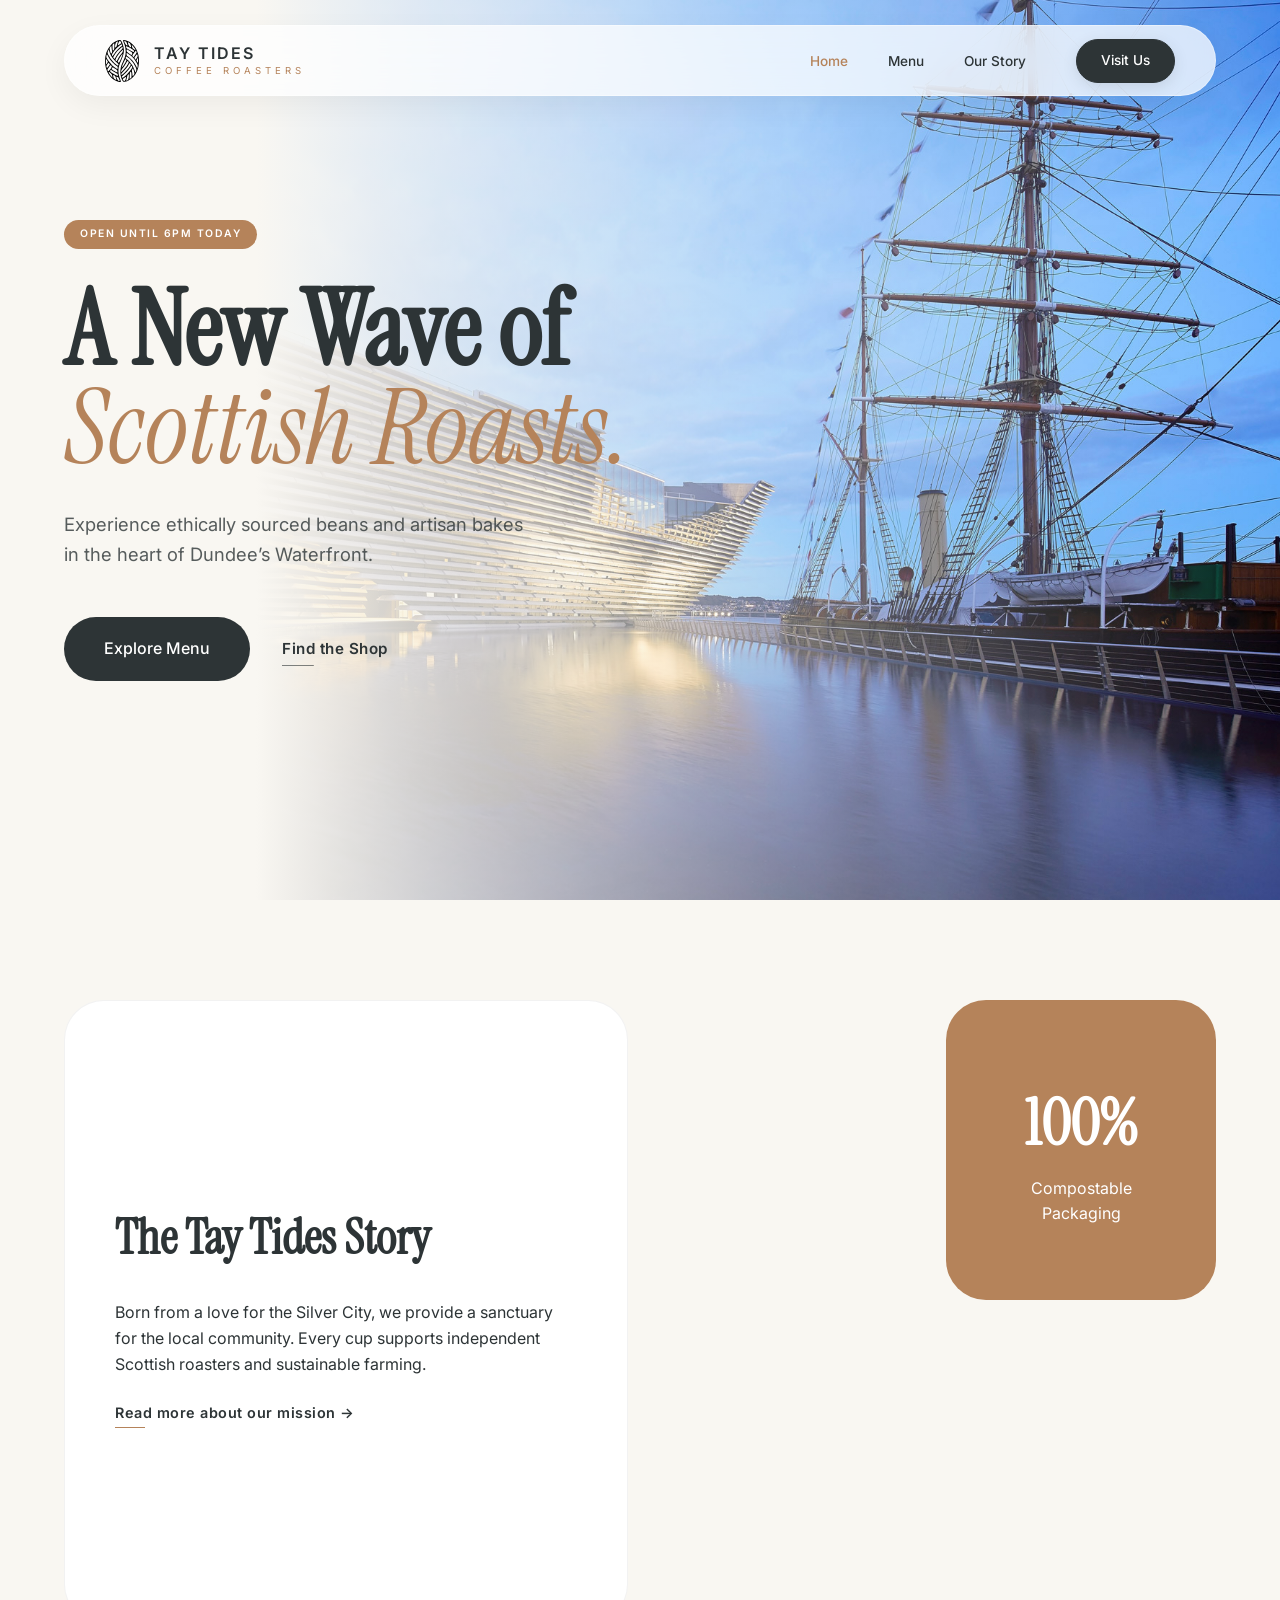
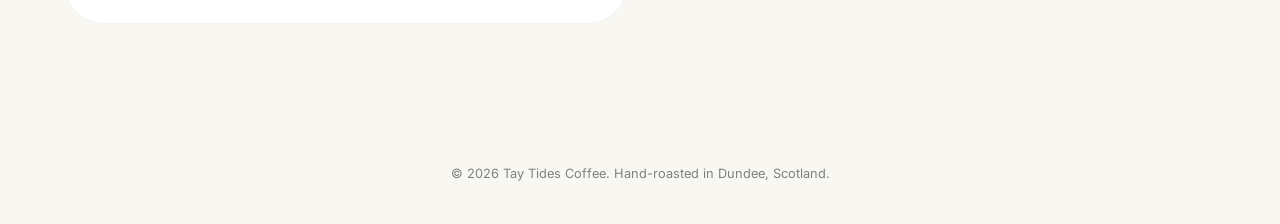
<file: index.html>
<!DOCTYPE html>
<html lang="en-GB">
<head>
    <meta charset="UTF-8">
    <meta name="viewport" content="width=device-width, initial-scale=1.0">
    <title>Tay Tides | Artisan Coffee Dundee</title>
    <link rel="stylesheet" href="css/style.css">
    <link href="https://fonts.googleapis.com/css2?family=Instrument+Serif:ital@0;1&family=Inter:wght@300;500;600&display=swap" rel="stylesheet">
    <link rel="icon" type="image/png" href="images/favicon-96x96.png" sizes="96x96" />
    <link rel="icon" type="image/svg+xml" href="images/favicon.svg" />
    <link rel="shortcut icon" href="images/favicon.ico" />
    <link rel="apple-touch-icon" sizes="180x180" href="images/apple-touch-icon.png" />
    <meta name="apple-mobile-web-app-title" content="MyWebSite" />
    <link rel="manifest" href="site.webmanifest" />
</head>
<body>

    <nav class="glass-nav">
        
        <div class="logo-wrapper">
            <img src="images/cafelogo.svg" alt="Tay Tides Logo" class="logo-img">
        <div class="logo-text">
                TAY TIDES
                <small>COFFEE ROASTERS</small>
            </div>
        </div>
        
        <ul class="nav-links" id="nav-menu">
            <li><a href="index.html" class="active" >Home</a></li>
            <li><a href="pages/menu.html">Menu</a></li>
            <li><a href="pages/story.html">Our Story</a></li>
            <li><a href="pages/findus.html" class="btn-primary">Visit Us</a></li>
        </ul>

        <button class="menu-toggle" id="mobile-toggle" aria-label="Open Menu">
            <span class="bar"></span>
            <span class="bar"></span>
        </button>

    </nav>

    <main>
        <section id="home" class="hero">
            <div class="hero-container">
                <div class="hero-content">
                    <span class="badge">Open until 6pm today</span>
                    <h1>A New Wave of <br><em>Scottish Roasts.</em></h1>
                    <p>Experience ethically sourced beans and artisan bakes <br>in the heart of Dundee’s Waterfront.</p>
                    <div class="cta-group">
                        <a href="pages/menu.html" class="btn-main">Explore Menu</a>
                        <a href="pages/findus.html" class="btn-secondary">Find the Shop</a>
                    </div>
                </div>
            </div>
        </section>

        <section id="story" class="bento-grid">
            <div class="grid-item large-card glass">
                <h2>The Tay Tides Story</h2>
                <p>Born from a love for the Silver City, we provide a sanctuary for the local community. Every cup supports independent Scottish roasters and sustainable farming.</p>
                <a href="pages/story.html" class="inline-link">Read more about our mission →</a>
            </div>
            <div class="grid-item image-card-1"></div>
            <div class="grid-item stats-card">
                <h3>100%</h3>
                <p>Compostable Packaging</p>
            </div>
            <div class="grid-item image-card-2"></div>
        </section>
    </main>

    <footer class="site-footer">
        <p>&copy; 2026 Tay Tides Coffee. Hand-roasted in Dundee, Scotland.</p>
    </footer>

    <script src="js/script.js" defer></script>
</body>
</html>
</file>
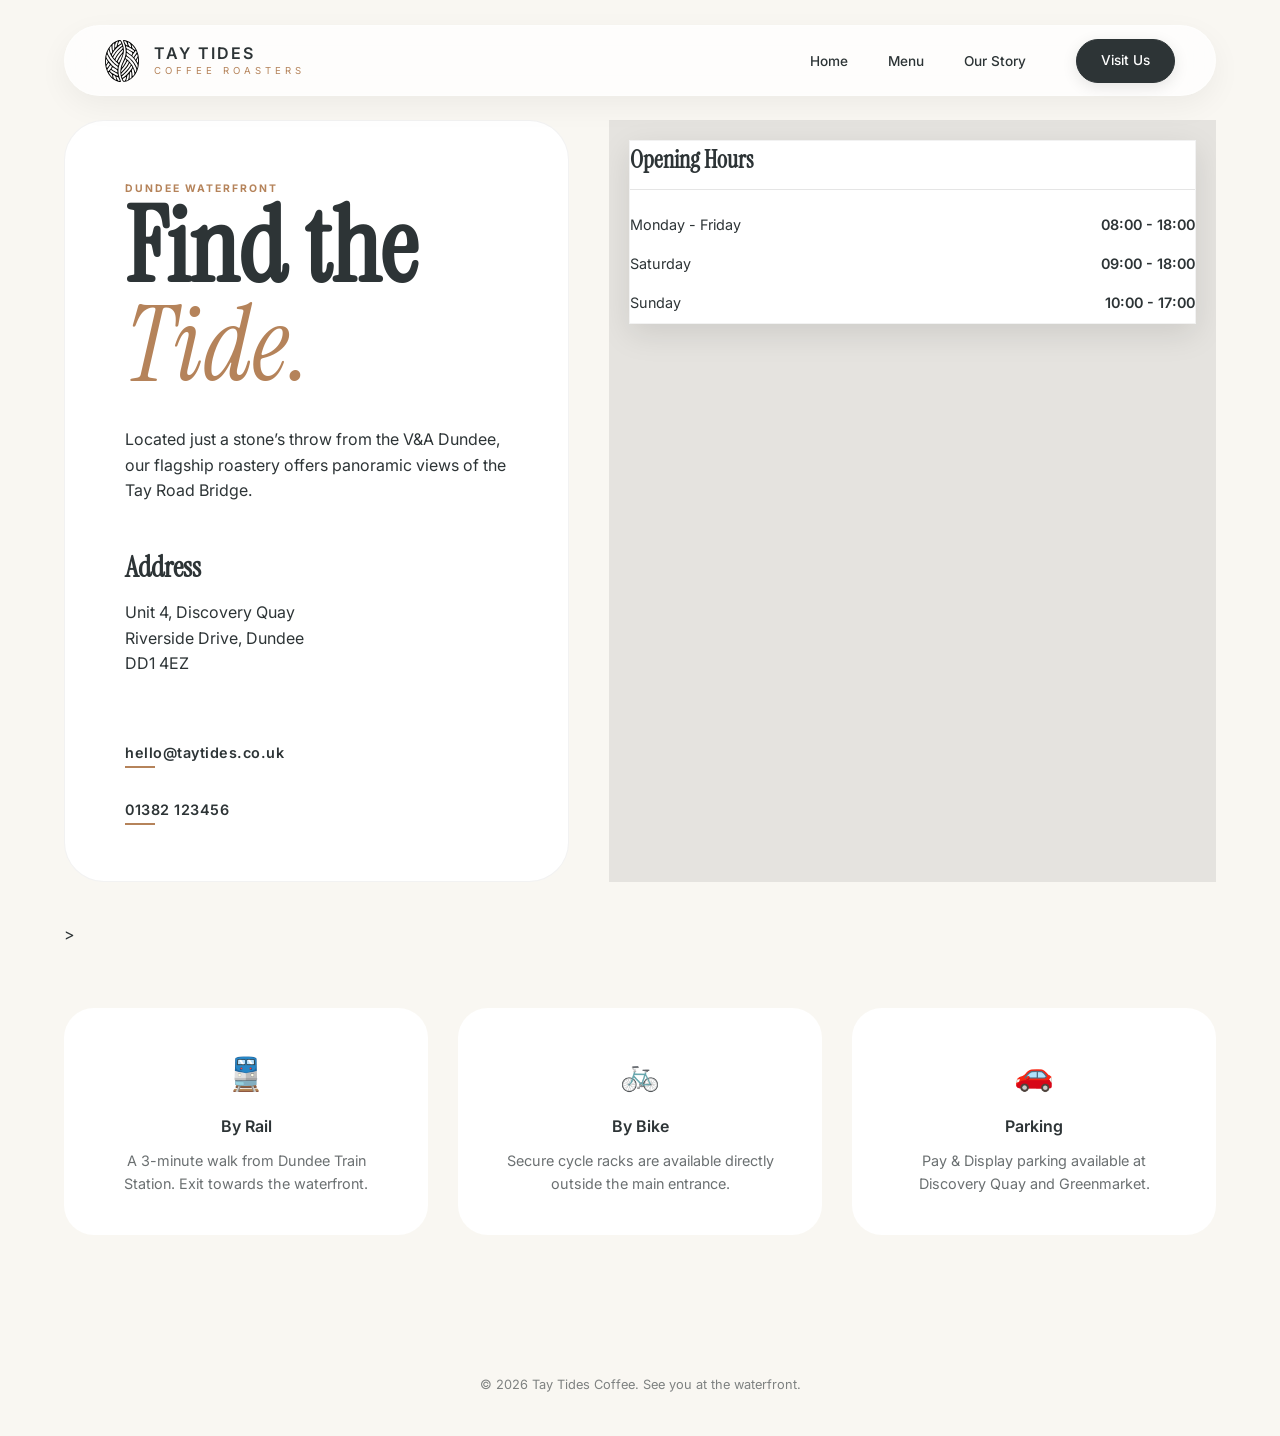
<file: pages/findus.html>
<!DOCTYPE html>
<html lang="en-GB">
<head>
    <meta charset="UTF-8">
    <meta name="viewport" content="width=device-width, initial-scale=1.0">
    <title>Visit Us | Tay Tides Coffee</title>
    <link rel="stylesheet" href="../css/style.css">
    <link href="https://fonts.googleapis.com/css2?family=Instrument+Serif:ital@0;1&family=Inter:wght@300;500;600&display=swap" rel="stylesheet">
    <link rel="icon" type="image/png" href="../images/favicon-96x96.png" sizes="96x96" />
    <link rel="icon" type="image/svg+xml" href="../images/favicon.svg" />
    <link rel="shortcut icon" href="../images/favicon.ico" />
    <link rel="apple-touch-icon" sizes="180x180" href="/apple-touch-icon.png" />
    <meta name="apple-mobile-web-app-title" content="MyWebSite" />
    <link rel="manifest" href="../site.webmanifest" />
</head>
<body class="find-page">

    <nav class="glass-nav">
        
        <div class="logo-wrapper">
            <img src="../images/cafelogo.svg" alt="Tay Tides Logo" class="logo-img">
        <div class="logo-text">
                TAY TIDES
                <small>COFFEE ROASTERS</small>
            </div>
        </div>

        <ul class="nav-links" id="nav-menu">
            <li><a href="../index.html">Home</a></li>
            <li><a href="menu.html">Menu</a></li>
            <li><a href="story.html">Our Story</a></li>
            <li><a href="findus.html" class="btn-primary">Visit Us</a></li>
        </ul>

    <button class="menu-toggle" id="mobile-toggle" aria-label="Open Menu">
        <span class="bar"></span>
        <span class="bar"></span>
    </button>

    </nav>

    <main class="find-container">
        <section class="location-hero">
            <div class="info-panel glass">
                <span class="category-tag">Dundee Waterfront</span>
                <h1>Find the <em>Tide.</em></h1>
                <p>Located just a stone’s throw from the V&A Dundee, our flagship roastery offers panoramic views of the Tay Road Bridge.</p>
                
                <div class="address-block">
                    <h3>Address</h3>
                    <p>Unit 4, Discovery Quay<br>Riverside Drive, Dundee<br>DD1 4EZ</p>
                </div>

                <div class="contact-links">
                    <a href="mailto:hello@taytides.co.uk" class="inline-link">hello@taytides.co.uk</a>
                    <a href="tel:01382123456" class="inline-link">01382 123456</a>
                </div>
            </div>
            
            <div class="location-visual">
                <div class="map-container">
                    <iframe 
                        src="https://www.google.com/maps/embed?pb=!1m18!1m12!1m3!1d2222.956637654874!2d-2.9715505!3d56.45657!2m3!1f0!2f0!3f0!3m2!1i1024!2i768!4f13.1!3m3!1m2!1s0x48865c9284347783%3A0x633465377f0607c6!2sV%26A%20Dundee!5e0!3m2!1sen!2suk!4v1710000000000" 
                        width="100%" 
                        height="100%" 
                        style="border:0;" 
                        allowfullscreen="" 
                        loading="lazy" 
                        referrerpolicy="no-referrer-when-downgrade">
                    </iframe>
                </div>

                <div class="hours-card glass">
                    <h3>Opening Hours</h3>
                    <table class="hours-table">
                        <tr><td>Monday - Friday</td><td>08:00 - 18:00</td></tr>
                        <tr><td>Saturday</td><td>09:00 - 18:00</td></tr>
                        <tr><td>Sunday</td><td>10:00 - 17:00</td></tr>
                    </table>
                </div>
            </div>>
        </section>

        <section class="directions-grid">
            <div class="dir-item">
                <span class="icon">🚆</span>
                <h4>By Rail</h4>
                <p>A 3-minute walk from Dundee Train Station. Exit towards the waterfront.</p>
            </div>
            <div class="dir-item">
                <span class="icon">🚲</span>
                <h4>By Bike</h4>
                <p>Secure cycle racks are available directly outside the main entrance.</p>
            </div>
            <div class="dir-item">
                <span class="icon">🚗</span>
                <h4>Parking</h4>
                <p>Pay & Display parking available at Discovery Quay and Greenmarket.</p>
            </div>
        </section>
    </main>

    <footer class="site-footer">
        <p>&copy; 2026 Tay Tides Coffee. See you at the waterfront.</p>
    </footer>
    <script src="../js/script.js" defer></script>
</body>
</html>
</file>
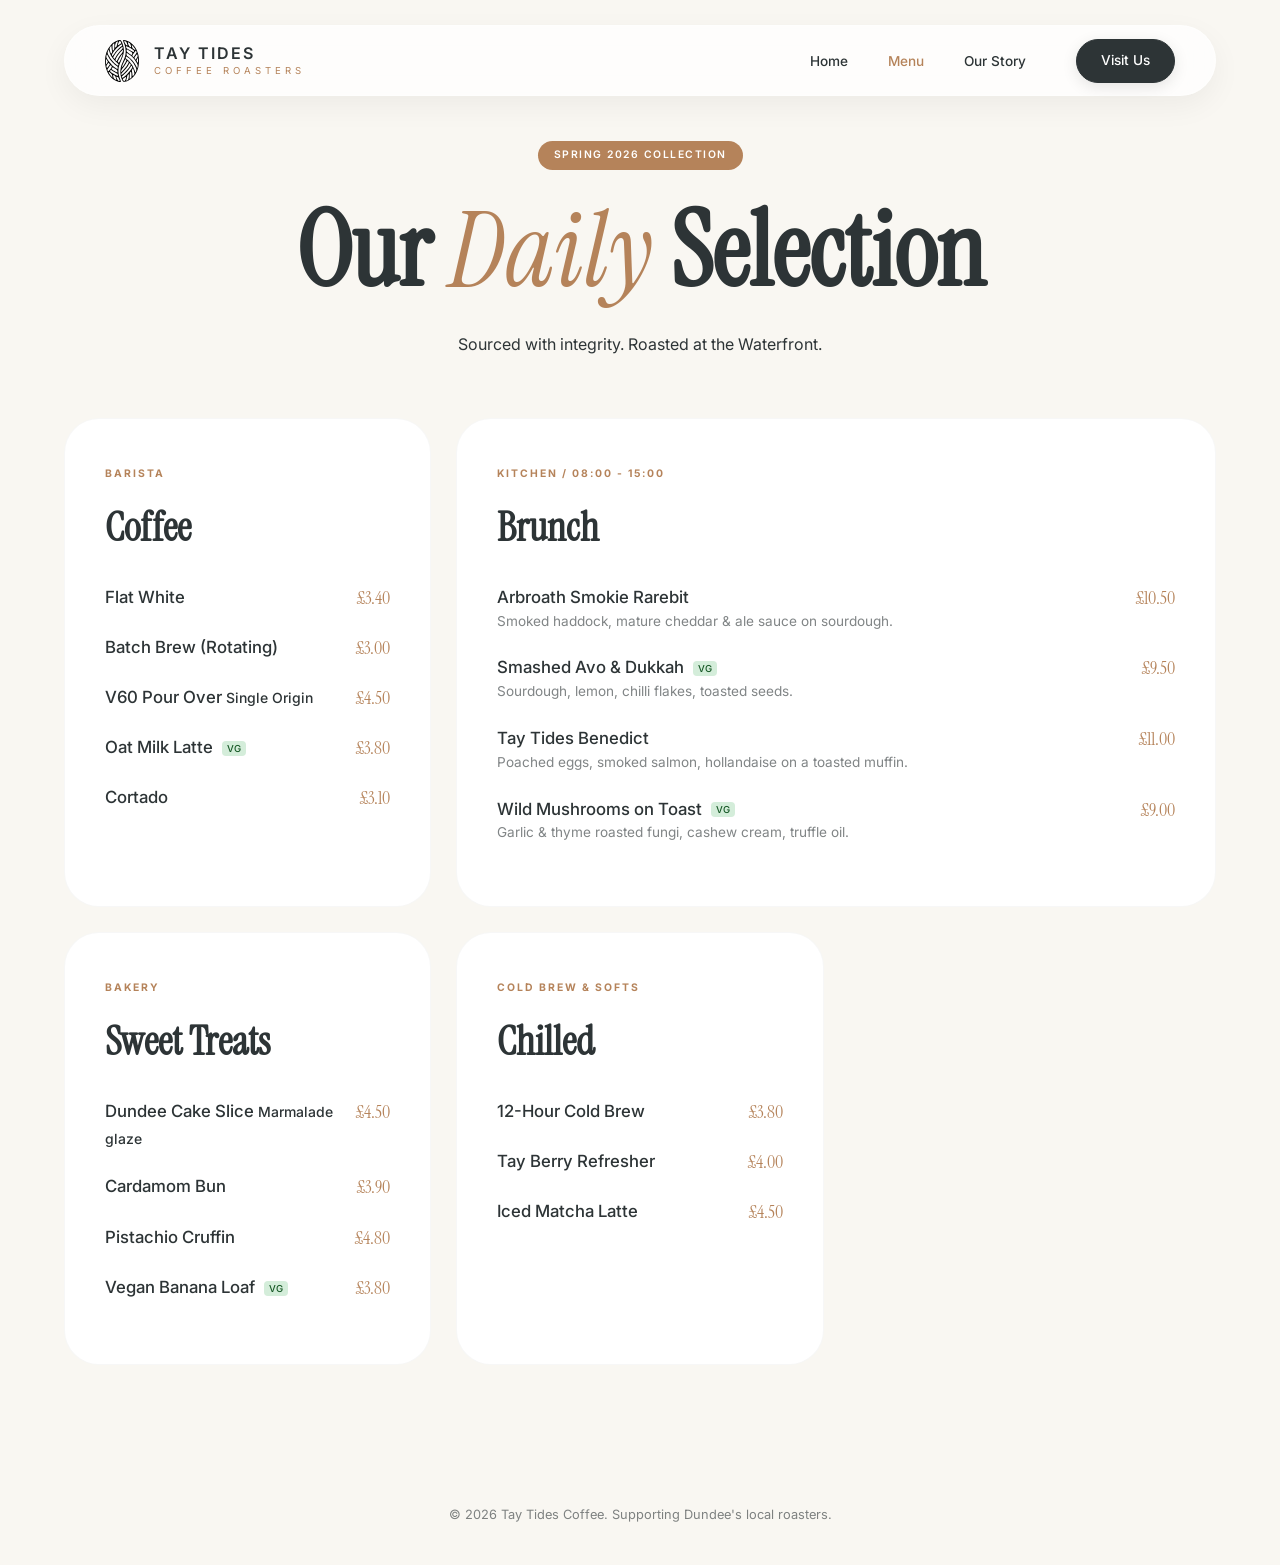
<file: pages/menu.html>
<!DOCTYPE html>
<html lang="en-GB">
<head>
    <meta charset="UTF-8">
    <meta name="viewport" content="width=device-width, initial-scale=1.0">
    <title>Menu | Tay Tides Coffee Roasters</title>
    <link rel="stylesheet" href="../css/style.css">
    <link href="https://fonts.googleapis.com/css2?family=Instrument+Serif:ital@0;1&family=Inter:wght@300;500;600&display=swap" rel="stylesheet">
    <link rel="icon" type="image/png" href="../images/favicon-96x96.png" sizes="96x96" />
    <link rel="icon" type="image/svg+xml" href="../images/favicon.svg" />
    <link rel="shortcut icon" href="../images/favicon.ico" />
    <link rel="apple-touch-icon" sizes="180x180" href="/apple-touch-icon.png" />
    <meta name="apple-mobile-web-app-title" content="MyWebSite" />
    <link rel="manifest" href="../site.webmanifest" />
</head>
<body class="menu-page">

    <nav class="glass-nav">
        <div class="logo-wrapper">
            <img src="../images/cafelogo.svg" alt="Tay Tides Logo" class="logo-img">
        <div class="logo-text">
                TAY TIDES
                <small>COFFEE ROASTERS</small>
            </div>
        </div>
        <ul class="nav-links"id="nav-menu">
            <li><a href="../index.html">Home</a></li>
            <li><a href="menu.html" class="active">Menu</a></li>
            <li><a href="story.html">Our Story</a></li>
            <li><a href="findus.html" class="btn-primary">Visit Us</a></li>
        </ul>
    
    <button class="menu-toggle" id="mobile-toggle" aria-label="Open Menu">
        <span class="bar"></span>
        <span class="bar"></span>
    </button>
   
    </nav>

    <header class="menu-header">
        <span class="badge">Spring 2026 Collection</span>
        <h1>Our <em>Daily</em> Selection</h1>
        <p>Sourced with integrity. Roasted at the Waterfront.</p>
    </header>

    <main class="menu-grid">
        
        <div class="menu-card glass">
            <span class="category-tag">Barista</span>
            <h2>Coffee</h2>
            <div class="menu-item">
                <span class="item-name">Flat White</span>
                <span class="item-price">£3.40</span>
            </div>
            <div class="menu-item">
                <span class="item-name">Batch Brew (Rotating)</span>
                <span class="item-price">£3.00</span>
            </div>
            <div class="menu-item">
                <span class="item-name">V60 Pour Over <small>Single Origin</small></span>
                <span class="item-price">£4.50</span>
            </div>
            <div class="menu-item">
                <span class="item-name">Oat Milk Latte <span class="dietary vg">VG</span></span>
                <span class="item-price">£3.80</span>
            </div>
            <div class="menu-item">
                <span class="item-name">Cortado</span>
                <span class="item-price">£3.10</span>
            </div>
        </div>

        <div class="menu-card glass featured">
            <span class="category-tag">Kitchen / 08:00 - 15:00</span>
            <h2>Brunch</h2>
            
            <div class="menu-item">
                <div class="item-info">
                    <span class="item-name">Arbroath Smokie Rarebit</span>
                    <p>Smoked haddock, mature cheddar & ale sauce on sourdough.</p>
                </div>
                <span class="item-price">£10.50</span>
            </div>

            <div class="menu-item">
                <div class="item-info">
                    <span class="item-name">Smashed Avo & Dukkah <span class="dietary vg">VG</span></span>
                    <p>Sourdough, lemon, chilli flakes, toasted seeds.</p>
                </div>
                <span class="item-price">£9.50</span>
            </div>

            <div class="menu-item">
                <div class="item-info">
                    <span class="item-name">Tay Tides Benedict</span>
                    <p>Poached eggs, smoked salmon, hollandaise on a toasted muffin.</p>
                </div>
                <span class="item-price">£11.00</span>
            </div>

            <div class="menu-item">
                <div class="item-info">
                    <span class="item-name">Wild Mushrooms on Toast <span class="dietary vg">VG</span></span>
                    <p>Garlic & thyme roasted fungi, cashew cream, truffle oil.</p>
                </div>
                <span class="item-price">£9.00</span>
            </div>
        </div>

        <div class="menu-card glass">
            <span class="category-tag">Bakery</span>
            <h2>Sweet Treats</h2>
            <div class="menu-item">
                <span class="item-name">Dundee Cake Slice <small>Marmalade glaze</small></span>
                <span class="item-price">£4.50</span>
            </div>
            <div class="menu-item">
                <span class="item-name">Cardamom Bun</span>
                <span class="item-price">£3.90</span>
            </div>
            <div class="menu-item">
                <span class="item-name">Pistachio Cruffin</span>
                <span class="item-price">£4.80</span>
            </div>
            <div class="menu-item">
                <span class="item-name">Vegan Banana Loaf <span class="dietary vg">VG</span></span>
                <span class="item-price">£3.80</span>
            </div>
        </div>

        <div class="menu-card glass">
            <span class="category-tag">Cold Brew & Softs</span>
            <h2>Chilled</h2>
            <div class="menu-item">
                <span class="item-name">12-Hour Cold Brew</span>
                <span class="item-price">£3.80</span>
            </div>
            <div class="menu-item">
                <span class="item-name">Tay Berry Refresher</span>
                <span class="item-price">£4.00</span>
            </div>
            <div class="menu-item">
                <span class="item-name">Iced Matcha Latte</span>
                <span class="item-price">£4.50</span>
            </div>
        </div>

    </main>

    <footer class="site-footer">
        <p>&copy; 2026 Tay Tides Coffee. Supporting Dundee's local roasters.</p>
    </footer>

    <script src="../js/script.js" defer></script>
</body>
</html>
</file>
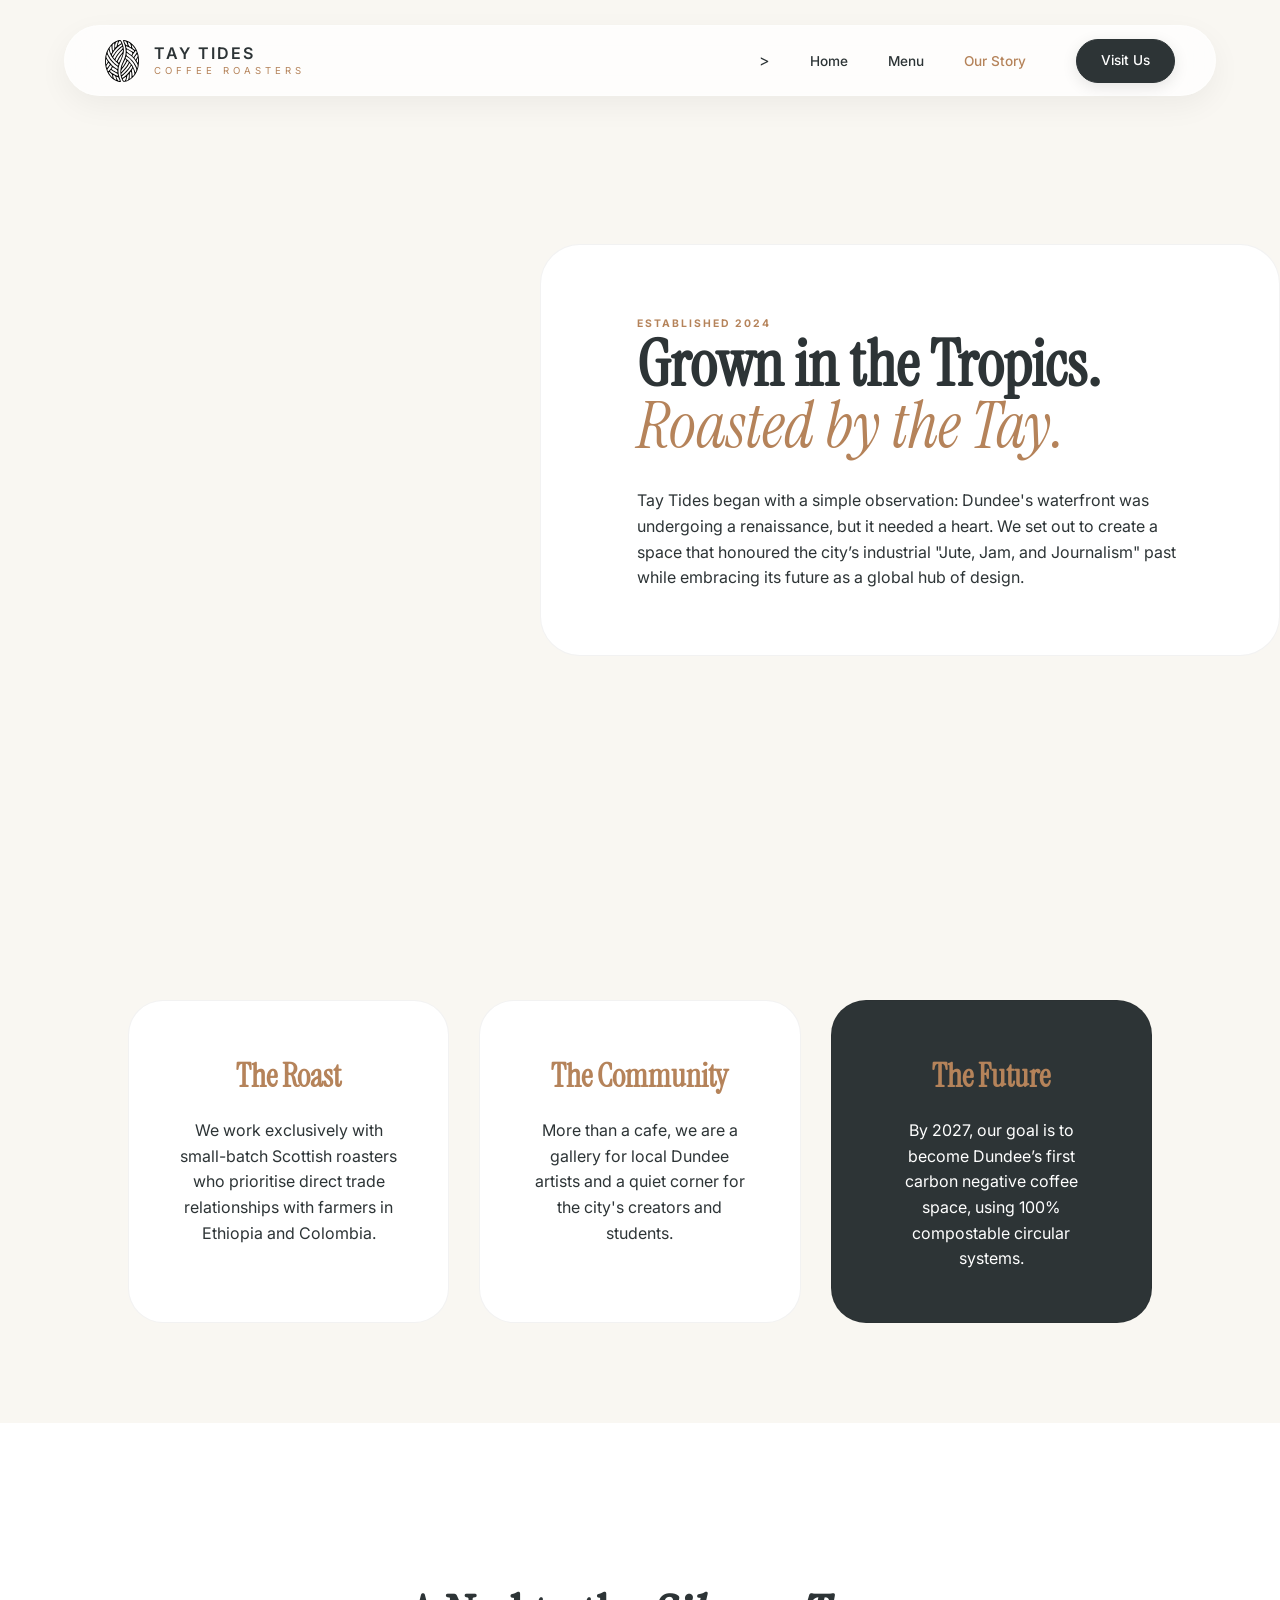
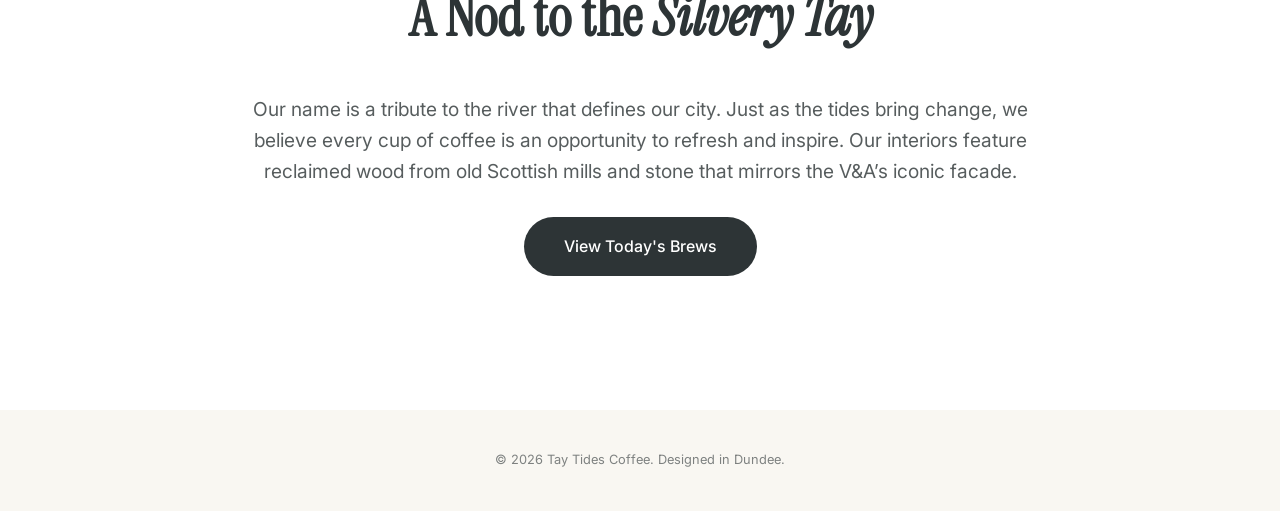
<file: pages/story.html>
<!DOCTYPE html>
<html lang="en-GB">
<head>
    <meta charset="UTF-8">
    <meta name="viewport" content="width=device-width, initial-scale=1.0">
    <title>Our Story | Tay Tides Coffee</title>
    <link rel="stylesheet" href="../css/style.css">
    <link href="https://fonts.googleapis.com/css2?family=Instrument+Serif:ital@0;1&family=Inter:wght@300;500;600&display=swap" rel="stylesheet">
    <link rel="icon" type="image/png" href="../images/favicon-96x96.png" sizes="96x96" />
    <link rel="icon" type="image/svg+xml" href="../images/favicon.svg" />
    <link rel="shortcut icon" href="../images/favicon.ico" />
    <link rel="apple-touch-icon" sizes="180x180" href="/apple-touch-icon.png" />
    <meta name="apple-mobile-web-app-title" content="MyWebSite" />
    <link rel="manifest" href="../site.webmanifest" />
</head>
<body class="story-page">

    <nav class="glass-nav">

        <div class="logo-wrapper">
            <img src="../images/cafelogo.svg" alt="Tay Tides Logo" class="logo-img">
        <div class="logo-text">
                TAY TIDES
                <small>COFFEE ROASTERS</small>
            </div>
        </div>

        <ul class="nav-links"id="nav-menu"> >
            <li><a href="index.html">Home</a></li>
            <li><a href="menu.html">Menu</a></li>
            <li><a href="story.html" class="active">Our Story</a></li>
            <li><a href="findus.html" class="btn-primary">Visit Us</a></li>
        </ul>

    <button class="menu-toggle" id="mobile-toggle" aria-label="Open Menu">
        <span class="bar"></span>
        <span class="bar"></span>
    </button>

    </nav>

    <main>
        <section class="story-hero">
            <div class="story-image"></div>
            <div class="story-intro glass">
                <span class="category-tag">Established 2024</span>
                <h1>Grown in the Tropics. <br><em>Roasted by the Tay.</em></h1>
                <p>Tay Tides began with a simple observation: Dundee's waterfront was undergoing a renaissance, but it needed a heart. We set out to create a space that honoured the city’s industrial "Jute, Jam, and Journalism" past while embracing its future as a global hub of design.</p>
            </div>
        </section>

        <section class="pillars-grid">
            <div class="pillar-card glass">
                <h3>The Roast</h3>
                <p>We work exclusively with small-batch Scottish roasters who prioritise direct trade relationships with farmers in Ethiopia and Colombia.</p>
            </div>
            <div class="pillar-card glass">
                <h3>The Community</h3>
                <p>More than a cafe, we are a gallery for local Dundee artists and a quiet corner for the city's creators and students.</p>
            </div>
            <div class="pillar-card glass accent-card">
                <h3>The Future</h3>
                <p>By 2027, our goal is to become Dundee’s first carbon negative coffee space, using 100% compostable circular systems.</p>
            </div>
        </section>

        <section class="narrative-section">
            <div class="narrative-content">
                <h2>A Nod to the <em>Silvery Tay</em></h2>
                <p>Our name is a tribute to the river that defines our city. Just as the tides bring change, we believe every cup of coffee is an opportunity to refresh and inspire. Our interiors feature reclaimed wood from old Scottish mills and stone that mirrors the V&A’s iconic facade.</p>
                <a href="menu.html" class="btn-main">View Today's Brews</a>
            </div>
        </section>
    </main>

    <footer class="site-footer">
        <p>&copy; 2026 Tay Tides Coffee. Designed in Dundee.</p>
    </footer>
    <script src="../js/script.js" defer></script>
</body>
</html>
</file>
<file: css/style.css>
:root {
    --slate: #2d3436;
    --oat: #f9f7f2;
    --accent: #b5835a; /* Coffee/Latte Bronze */
    --glass: rgba(255, 255, 255, 0.75);
    --transition: all 0.4s cubic-bezier(0.16, 1, 0.3, 1);
}

/* Base Styles */
* {
    margin: 0;
    padding: 0;
    box-sizing: border-box;
}

html {
    scroll-behavior: smooth;
}

body {
    font-family: 'Inter', sans-serif;
    background-color: var(--oat);
    color: var(--slate);
    line-height: 1.6;
}

/* Nav & Logo Styling */
.glass-nav {
    position: fixed;
    top: 25px;
    left: 50%;
    transform: translateX(-50%);
    width: 90%;
    max-width: 1200px;
    padding: 0.8rem 2.5rem;
    background: var(--glass);
    backdrop-filter: blur(20px);
    -webkit-backdrop-filter: blur(20px);
    border-radius: 100px;
    display: flex;
    justify-content: space-between;
    align-items: center;
    z-index: 1000;
    border: 1px solid rgba(255, 255, 255, 0.4);
    box-shadow: 0 10px 30px rgba(0,0,0,0.05);
}

/* 1. The Container: Positions image and text side-by-side */
.logo-wrapper {
    display: flex;
    align-items: center;
    gap: 15px;
    cursor: pointer;
}

/* 2. The Logo: Ensures the SVG scales correctly */
.logo-img {
    height: 42px;
    width: auto;
    display: block;
}

/* 3. The Text Block: Stacks the title and small text */
.logo-text {
    display: flex;
    flex-direction: column;
    line-height: 1.1;
    font-family: 'Inter', sans-serif;
    font-weight: 600;
    letter-spacing: 2px;
    color: #2d3436;
}

/* 4. The Subtext: Refines the "Coffee Roasters" line */
.logo-text small {
    display: block;
    font-size: 0.6rem;
    font-weight: 400;
    letter-spacing: 4px;
    color: #b5835a;
    margin-top: 4px;
    text-transform: uppercase;
}

.nav-links {
    list-style: none;
    display: flex;
    gap: 2.5rem;
    align-items: center;
}

.nav-links a {
    text-decoration: none;
    color: var(--slate);
    font-size: 0.85rem;
    font-weight: 500;
    transition: var(--transition);
}

.nav-links a:hover {
    color: var(--accent);
}

.nav-links a.active{
    color: var(--accent);
}

/* --- MOBILE MENU TOGGLE --- */
.menu-toggle {
    display: none;
    flex-direction: column;
    justify-content: space-between;
    width: 30px;
    height: 18px;
    background: transparent;
    border: none;
    cursor: pointer;
    z-index: 2000;
}

.menu-toggle .bar {
    width: 100%;
    height: 2px;
    background-color: var(--slate);
    transition: var(--transition);
    border-radius: 2px;
}

/* Hero Section */
.hero {
    height: 100vh;
    display: flex;
    align-items: center;
    background: linear-gradient(to right, var(--oat) 20%, rgba(249, 247, 242, 0.4) 60%, transparent), 
                url('../images/vadundee.jpg');
    background-size: cover;
    background-position: center right;
}

.hero-container {
    width: 90%;
    max-width: 1200px;
    margin: 0 auto;
}

.hero-content {
    max-width: 650px;
}

.badge {
    text-transform: uppercase;
    font-size: 0.65rem;
    font-weight: 600;
    letter-spacing: 1.5px;
    background: var(--accent);
    color: white;
    padding: 6px 16px;
    border-radius: 50px;
    margin-bottom: 2rem;
    display: inline-block;
}

h1 {
    font-family: 'Instrument Serif', serif;
    font-size: clamp(3.5rem, 9vw, 6.5rem);
    line-height: 0.95;
    margin-bottom: 2rem;
    text-wrap: balance;
}

h1 em {
    font-style: italic;
    font-weight: 400;
    color: var(--accent);
}

.hero-content p {
    font-size: 1.15rem;
    margin-bottom: 3rem;
    color: rgba(45, 52, 54, 0.8);
}

/* Buttons */
.cta-group {
    display: flex;
    align-items: center;
    gap: 2rem;
}

/* --- PRIMARY BUTTON (Nav & Global) --- */
.btn-primary {
    display: inline-flex;
    align-items: center;
    justify-content: center;
    background-color: var(--slate);
    color: white !important;
    padding: 10px 24px;
    border-radius: 100px;
    font-size: 0.85rem;
    font-weight: 600;
    text-decoration: none;
    transition: var(--transition);
    border: 1px solid var(--slate);
    box-shadow: 0 4px 15px rgba(0, 0, 0, 0.1);
}

.btn-primary:hover {
    background-color: var(--accent);
    border-color: var(--accent);
    transform: translateY(-2px);
    box-shadow: 0 8px 20px rgba(181, 131, 90, 0.2);
}

.btn-primary:active {
    transform: translateY(0);
}

/* Specific Tweak for Navigation Primary Button */
.nav-links .btn-primary {
    margin-left: 10px;
}

.btn-main {
    padding: 1.2rem 2.5rem;
    background: var(--slate);
    color: white;
    text-decoration: none;
    border-radius: 100px;
    font-weight: 500;
    transition: var(--transition);
}

.btn-main:hover {
    transform: scale(1.05);
    background: #000;
}

/* 1. Base Button Styling */
.btn-secondary {
    display: inline-flex;
    align-items: center;
    text-decoration: none;
    font-size: 0.95rem;
    font-weight: 600;
    color: var(--slate);
    position: relative;
    padding: 10px 0;
    transition: all 0.3s cubic-bezier(0.4, 0, 0.2, 1);
    letter-spacing: 0.5px;
}

/* 2. The 2026 Underline Style */
.btn-secondary::after {
    content: '';
    position: absolute;
    bottom: 5px;
    left: 0;
    width: 100%;
    height: 1px;
    background-color: var(--slate);
    transform: scaleX(0.3);
    transform-origin: left;
    transition: transform 0.4s ease;
    opacity: 0.6;
}

/* 3. Hover Effects */
.btn-secondary:hover {
    color: var(--accent);
    letter-spacing: 1px;
}

.btn-secondary:hover::after {
    transform: scaleX(1);
    background-color: var(--accent);
    opacity: 1;
}

/* 4. Active/Tap State */
.btn-secondary:active {
    transform: translateY(1px);
}

/* Bento Grid */
.bento-grid {
    display: grid;
    grid-template-columns: repeat(4, 1fr);
    grid-gap: 24px;
    padding: 100px 5%;
    max-width: 1400px;
    margin: 0 auto;
}

.grid-item {
    border-radius: 40px;
    padding: 50px;
    min-height: 300px;
    background-size: cover;
    background-position: center;
    display: flex;
    flex-direction: column;
    justify-content: flex-end;
}

.glass {
    background: white;
    border: 1px solid rgba(0,0,0,0.05);
}

.large-card {
    grid-column: span 2;
    grid-row: span 2;
    justify-content: center;
}

.large-card h2 {
    font-family: 'Instrument Serif', serif;
    font-size: 3rem;
    margin-bottom: 1.5rem;
}

.stats-card {
    background: var(--accent);
    color: white;
    text-align: center;
    justify-content: center;
}

.stats-card h3 {
    font-size: 4rem;
    font-family: 'Instrument Serif', serif;
}

.image-card-1 { background-image: url('https://images.unsplash.com/photo-1495474472287-4d71bcdd2085?auto=format&fit=crop&w=800&q=80'); }
.image-card-2 { background-image: url('https://images.unsplash.com/photo-1554118811-1e0d58224f24?auto=format&fit=crop&w=800&q=80'); }

/* 1. Base Link Styling */
.inline-link {
    display: inline-flex;
    align-items: center;
    text-decoration: none;
    font-size: 0.9rem;
    font-weight: 600;
    color: var(--slate);
    margin-top: 1.5rem;
    position: relative;
    transition: var(--transition);
    letter-spacing: 0.5px;
}

/* 2. The Animated Underline */
.inline-link::after {
    content: '';
    position: absolute;
    bottom: -4px;
    left: 0;
    width: 30px;
    height: 1.5px;
    background-color: var(--accent);
    transition: width 0.4s cubic-bezier(0.16, 1, 0.3, 1);
}

/* 3. The Hover Effect */
.inline-link:hover {
    color: var(--accent);
}

.inline-link:hover::after {
    width: 100%;
}

/* 4. The Arrow Animation */
.inline-link:hover {
    transform: translateX(5px);
}

/* If you want the arrow itself to move separately */
.inline-link {
    transition: transform 0.3s ease;
}

.site-footer {
    padding: 40px;
    text-align: center;
    font-size: 0.8rem;
    opacity: 0.6;
}

/* Animations */
@keyframes float {
    0%, 100% { transform: translateY(0) rotate(0deg); }
    50% { transform: translateY(-5px) rotate(5deg); }
}

/* --- 5. MENU GRID (Bento Style) --- */
.menu-header {
    text-align: center;
    padding: 140px 5% 60px;
}

.menu-grid {
    display: grid;
    grid-template-columns: repeat(auto-fit, minmax(320px, 1fr));
    gap: 25px;
    padding: 0 5% 100px;
    max-width: 1300px;
    margin: 0 auto;
}

.menu-card {
    padding: 40px;
    border-radius: 35px;
    background: white;
    border: 1px solid rgba(0,0,0,0.03);
    transition: var(--transition);
}

.menu-card:hover {
    transform: translateY(-8px);
    box-shadow: 0 30px 60px rgba(0,0,0,0.04);
}

.menu-card.featured {
    grid-column: span 2;
}

.category-tag {
    font-size: 0.65rem;
    font-weight: 700;
    color: var(--accent);
    text-transform: uppercase;
    letter-spacing: 2px;
}

.menu-card h2 {
    font-family: 'Instrument Serif', serif;
    font-size: 2.5rem;
    margin: 10px 0 25px;
}

.menu-item {
    display: flex;
    justify-content: space-between;
    margin-bottom: 22px;
}

.item-name {
    font-weight: 500;
    font-size: 1.05rem;
}

.item-info p {
    font-size: 0.85rem;
    opacity: 0.6;
}

.item-price {
    font-family: 'Instrument Serif', serif;
    color: var(--accent);
    font-size: 1.1rem;
}

/* Dietary Badges */
.dietary {
    font-size: 0.6rem;
    padding: 2px 5px;
    border-radius: 4px;
    margin-left: 5px;
    vertical-align: middle;
}
.vg { background: #d4edda; color: #155724; }

/* --- STORY PAGE SPECIFICS --- */
.story-page {
    padding-top: 0;
}

.story-hero {
    display: grid;
    grid-template-columns: 1fr 1fr;
    height: 100vh;
    align-items: center;
}

.story-image {
    height: 100%;
    background: url('https://images.unsplash.com/photo-1495474472287-4d71bcdd2085?auto=format&fit=crop&w=1200&q=80');
    background-size: cover;
    background-position: center;
}

.story-intro {
    padding: 10% 15%;
    margin-left: -100px;
    border-radius: 40px;
    z-index: 2;
}

.story-intro h1 {
    font-size: clamp(2.5rem, 5vw, 4.5rem);
    margin-bottom: 2rem;
}

/* Pillars Grid */
.pillars-grid {
    display: grid;
    grid-template-columns: repeat(3, 1fr);
    gap: 30px;
    padding: 100px 10%;
    max-width: 1400px;
    margin: 0 auto;
}

.pillar-card {
    padding: 50px;
    border-radius: 35px;
    text-align: center;
}

.pillar-card h3 {
    font-family: 'Instrument Serif', serif;
    font-size: 2rem;
    margin-bottom: 1rem;
    color: var(--accent);
}

.accent-card {
    background: var(--slate) !important;
    color: white;
}

/* Narrative Section */
.narrative-section {
    padding: 150px 10%;
    background-color: white;
    text-align: center;
}

.narrative-content {
    max-width: 800px;
    margin: 0 auto;
}

.narrative-content h2 {
    font-family: 'Instrument Serif', serif;
    font-size: 3.5rem;
    margin-bottom: 2rem;
}

.narrative-content p {
    font-size: 1.2rem;
    margin-bottom: 3rem;
    color: rgba(45, 52, 54, 0.8);
}

/* --- FIND US PAGE SPECIFICS --- */
.find-page {
    padding-top: 120px;
}

.find-container {
    max-width: 1300px;
    margin: 0 auto;
    padding: 0 5% 100px;
}

.location-hero {
    display: grid;
    grid-template-columns: 1fr 1.2fr;
    gap: 40px;
    align-items: stretch;
    min-height: 600px;
}

.info-panel {
    padding: 60px;
    border-radius: 40px;
    display: flex;
    flex-direction: column;
    justify-content: center;
}

.address-block {
    margin: 40px 0;
}

.address-block h3 {
    font-family: 'Instrument Serif', serif;
    font-size: 1.8rem;
    margin-bottom: 10px;
}

.contact-links {
    display: flex;
    flex-direction: column;
    gap: 10px;
}

/* Ensure the visual container is prepared for the map */
.location-visual {
    position: relative;
    padding: 20px;
    overflow: hidden;
    background: #e5e3df;
}

.map-container {
    position: absolute;
    top: 0;
    left: 0;
    width: 100%;
    height: 100%;
    z-index: 1;
    filter: grayscale(0.2) contrast(1.1);
}

.map-container iframe {
    filter: invert(10%) hue-rotate(180deg) brightness(95%);
}

/* Elevate the hours card above the map */
.hours-card {
    position: relative;
    z-index: 2;
    margin-top: auto;
    box-shadow: 0 10px 30px rgba(0,0,0,0.1);
}

.hours-card h3 {
    font-family: 'Instrument Serif', serif;
    font-size: 1.5rem;
    margin-bottom: 15px;
    border-bottom: 1px solid rgba(0,0,0,0.1);
    padding-bottom: 10px;
}

.hours-table {
    width: 100%;
    border-collapse: collapse;
    font-size: 0.9rem;
}

.hours-table td {
    padding: 8px 0;
}

.hours-table td:last-child {
    text-align: right;
    font-weight: 600;
}

/* Directions Row */
.directions-grid {
    display: grid;
    grid-template-columns: repeat(3, 1fr);
    gap: 30px;
    margin-top: 60px;
}

.dir-item {
    background: white;
    padding: 40px;
    border-radius: 30px;
    text-align: center;
    transition: var(--transition);
}

.dir-item:hover {
    transform: translateY(-5px);
}

.dir-item .icon {
    font-size: 2rem;
    display: block;
    margin-bottom: 15px;
}

.dir-item h4 {
    font-weight: 600;
    margin-bottom: 10px;
}

.dir-item p {
    font-size: 0.9rem;
    opacity: 0.7;
}

/* Responsive */
@media (max-width: 900px) {

    .glass-nav {
        width: 95%;
        padding: 0.8rem 1.5rem;
        z-index: 2000; 
    }

    .hero {
        background-position: 80% center; 
        padding: 0 5%;
        text-align: center;
        justify-content: center;
    }

    .cta-group {
        flex-direction: column;
        gap: 15px;
    }

    .btn-main, .btn-primary {
        width: 100%; 
        text-align: center;

    }

    .menu-card.featured { grid-column: span 1; }
.bento-grid {
    display: flex; 
    flex-direction: column;
    padding: 80px 20px; 
    gap: 20px;
}

.grid-item {
    width: 100%;
    min-height: 350px; 
    border-radius: 40px;
    padding: 40px;
}

/* Ensure the stats card is high impact */
.stats-card {
    min-height: 250px;
    order: -1; 
}

/* Make sure images fill their new horizontal space */
.image-card-1, .image-card-2 {
    background-size: cover;
    background-position: center;
}
    .story-hero { grid-template-columns: 1fr; height: auto; }
    .story-image { height: 50vh; }
    .story-intro { margin: -50px 5% 50px; padding: 50px 30px; }
    .pillars-grid { grid-template-columns: 1fr; }
    .directions-grid { grid-template-columns: 1fr; }
    .location-hero { grid-template-columns: 1fr; height: auto; }
    .location-visual { height: 450px; padding: 15px; order: 2; }
    .map-container { pointer-events: none; }
    .location-visual:active .map-container { pointer-events: auto; }
    .hours-card { padding: 20px; width: 100%; }
    
.nav-links {
        display: flex !important;
        flex-direction: column;
        justify-content: center;
        align-items: center;
        gap: 1.5rem;
        position: fixed;
        top: 0;
        right: -100%;
        width: 100%;
        height: 100vh;
        background-color: rgba(249, 247, 242, 0.98);
        backdrop-filter: blur(15px);
        transition: right 0.5s cubic-bezier(0.16, 1, 0.3, 1);
        z-index: 10000;
    }

    .nav-links.active {
        right: 0 !important;
    }

    .menu-toggle {
        display: flex;
        z-index: 10001;
        position: relative;
    }

    /* Animation for the bars */
    .menu-toggle.active .bar:nth-child(1) {
        transform: translateY(9px) rotate(45deg);
    }
    .menu-toggle.active .bar:nth-child(2) {
        transform: translateY(-9px) rotate(-45deg);
    }

    .nav-links li {
        width: auto; 
        text-align: center;
    }

    /* Link Styling for Mobile */
.nav-links a {
        font-size: 2.2rem;
        font-family: 'Instrument Serif', serif;
        padding: 10px;
    }

    .nav-links a:hover {
        color: var(--accent);
    }


.nav-links .btn-primary {
        margin-top: 20px;
        margin-left: 0 !important;
        font-family: 'Inter', sans-serif;
        font-size: 1.1rem;
        padding: 15px 40px;
        width: auto; 
        display: inline-block;
        line-height: 1;
    }

}
</file>
